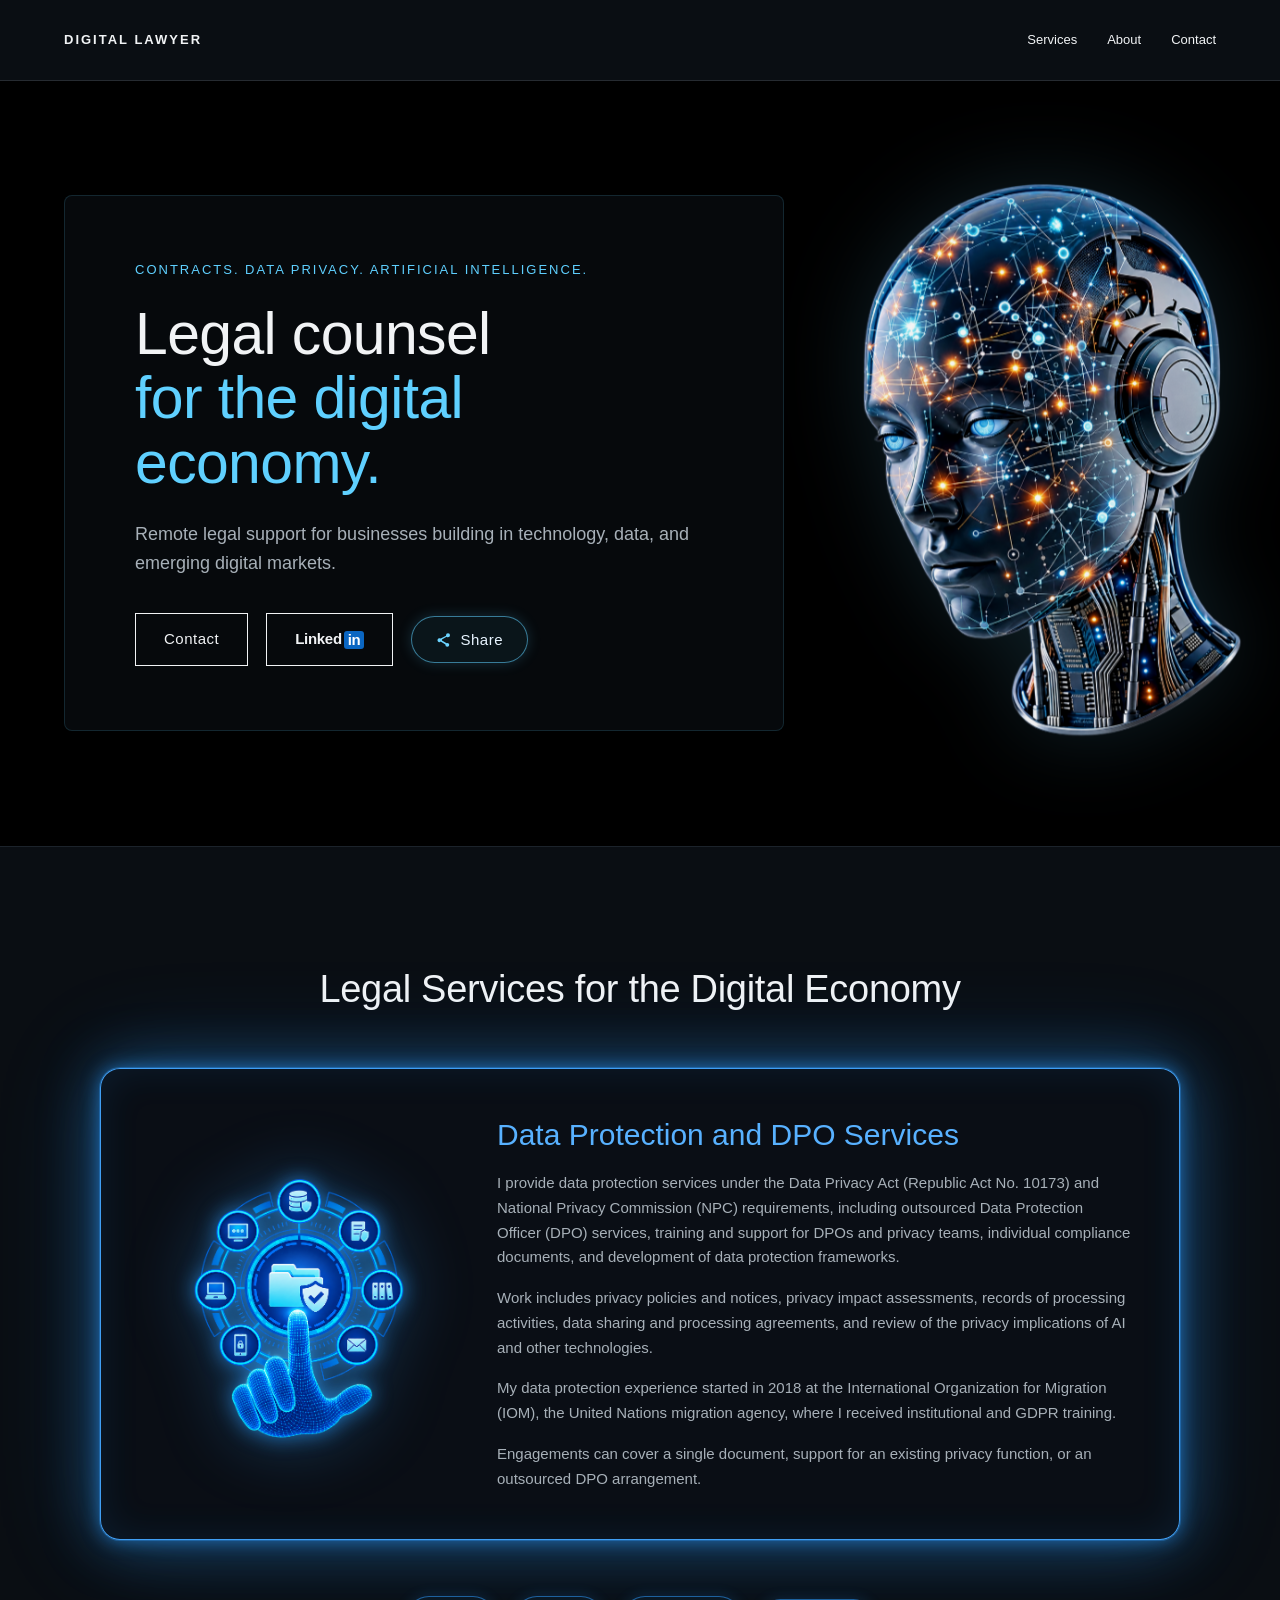
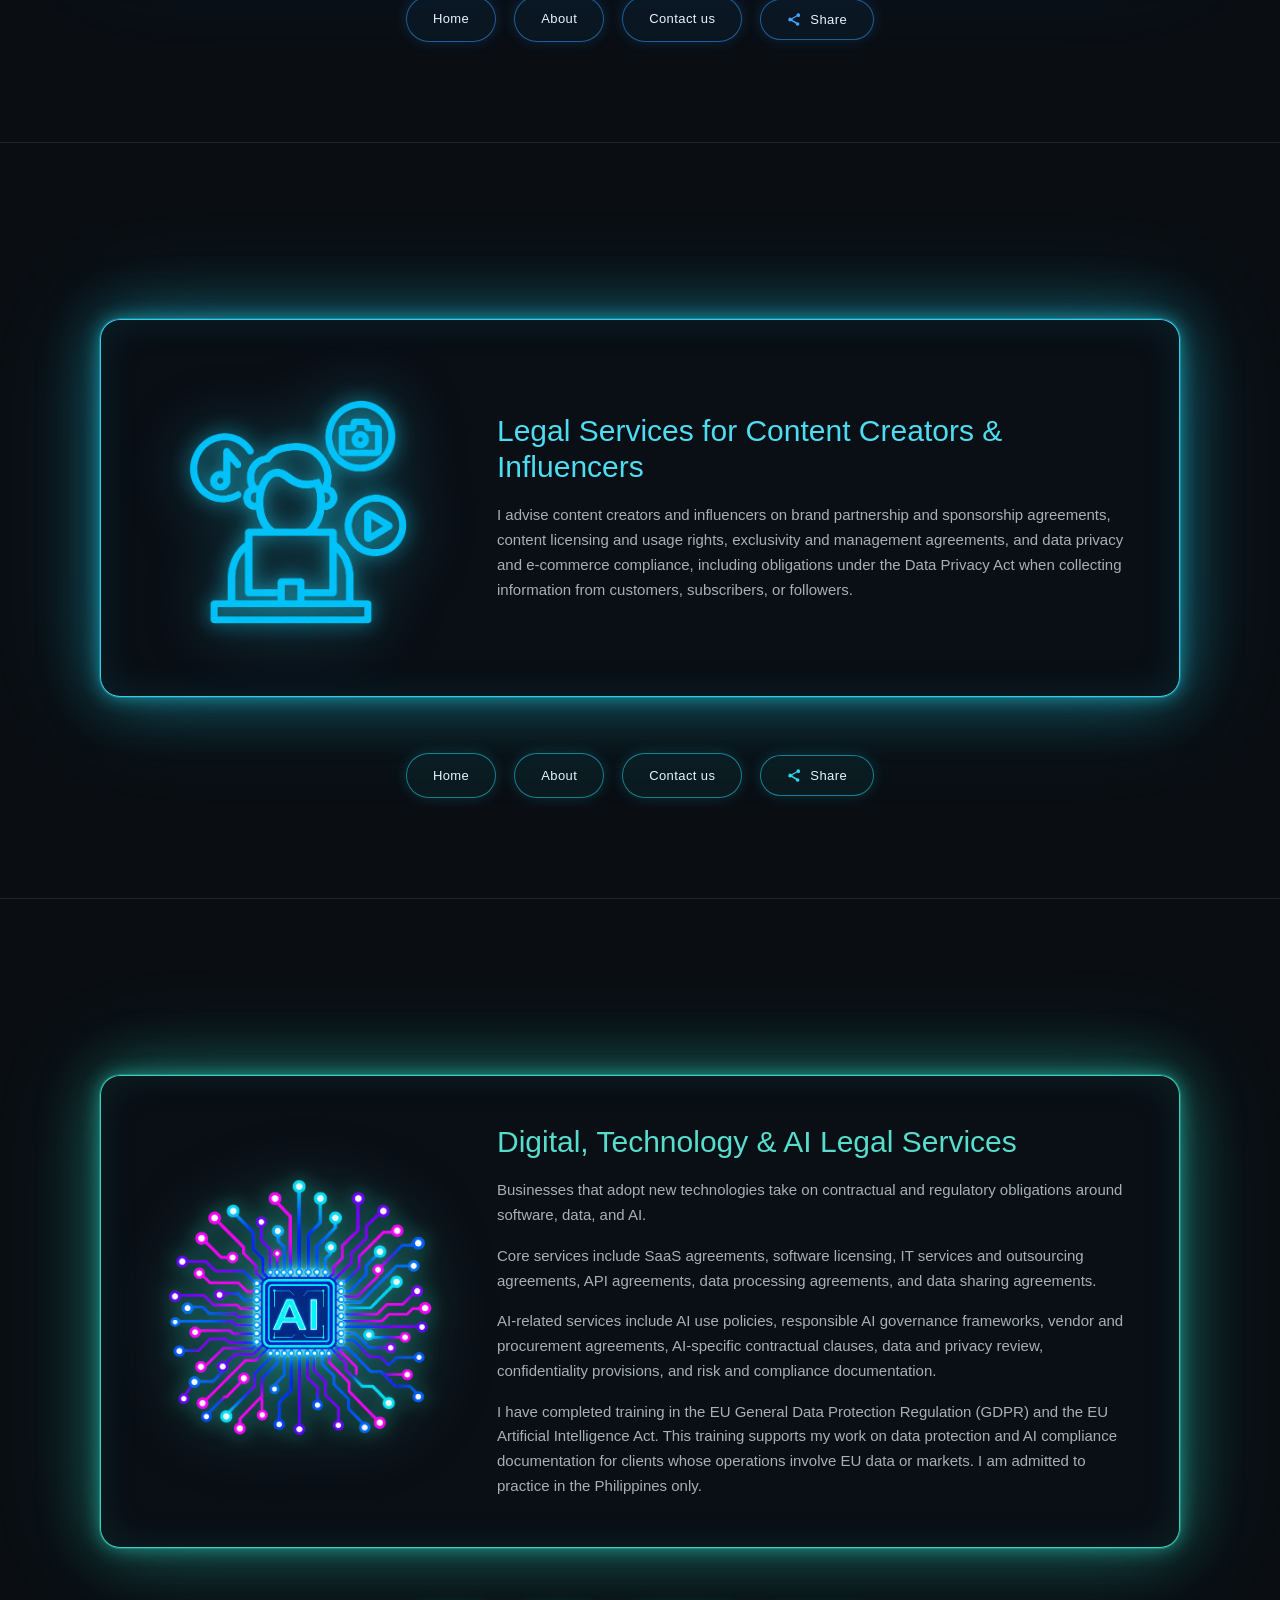
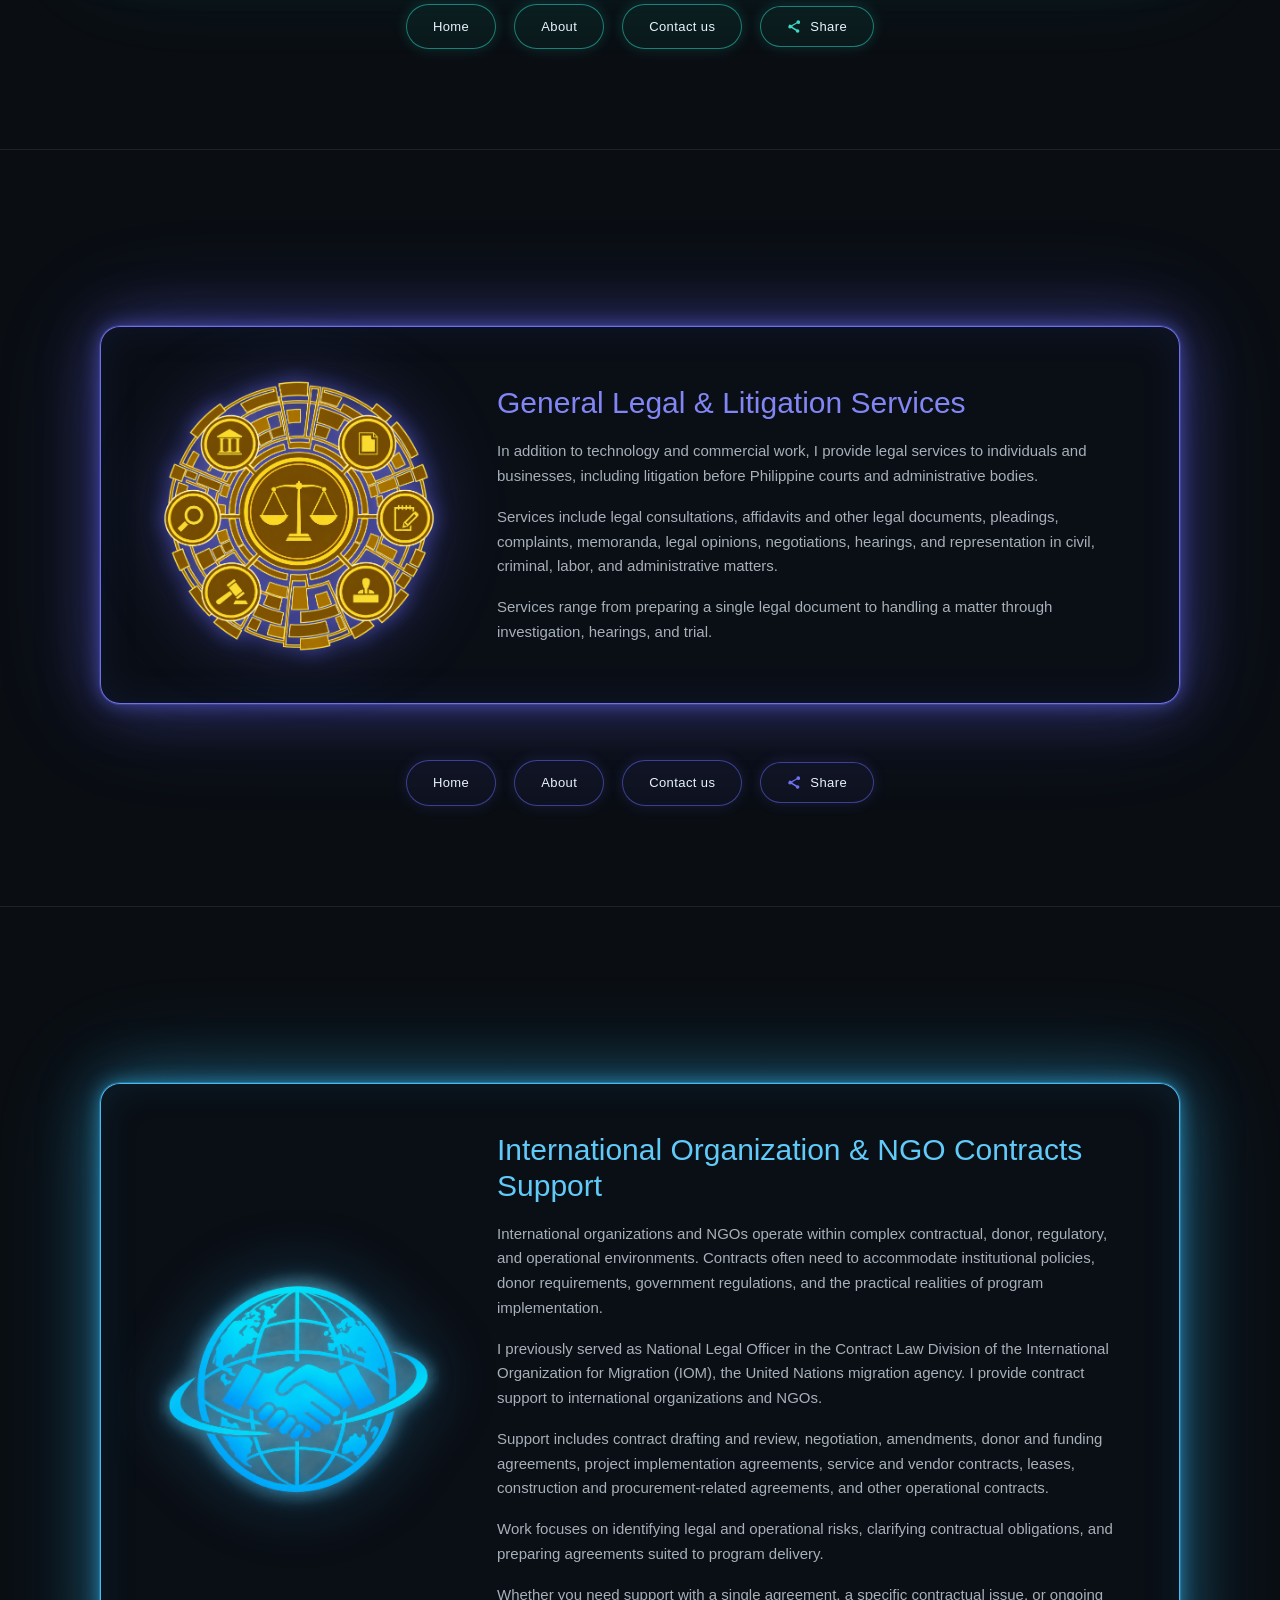
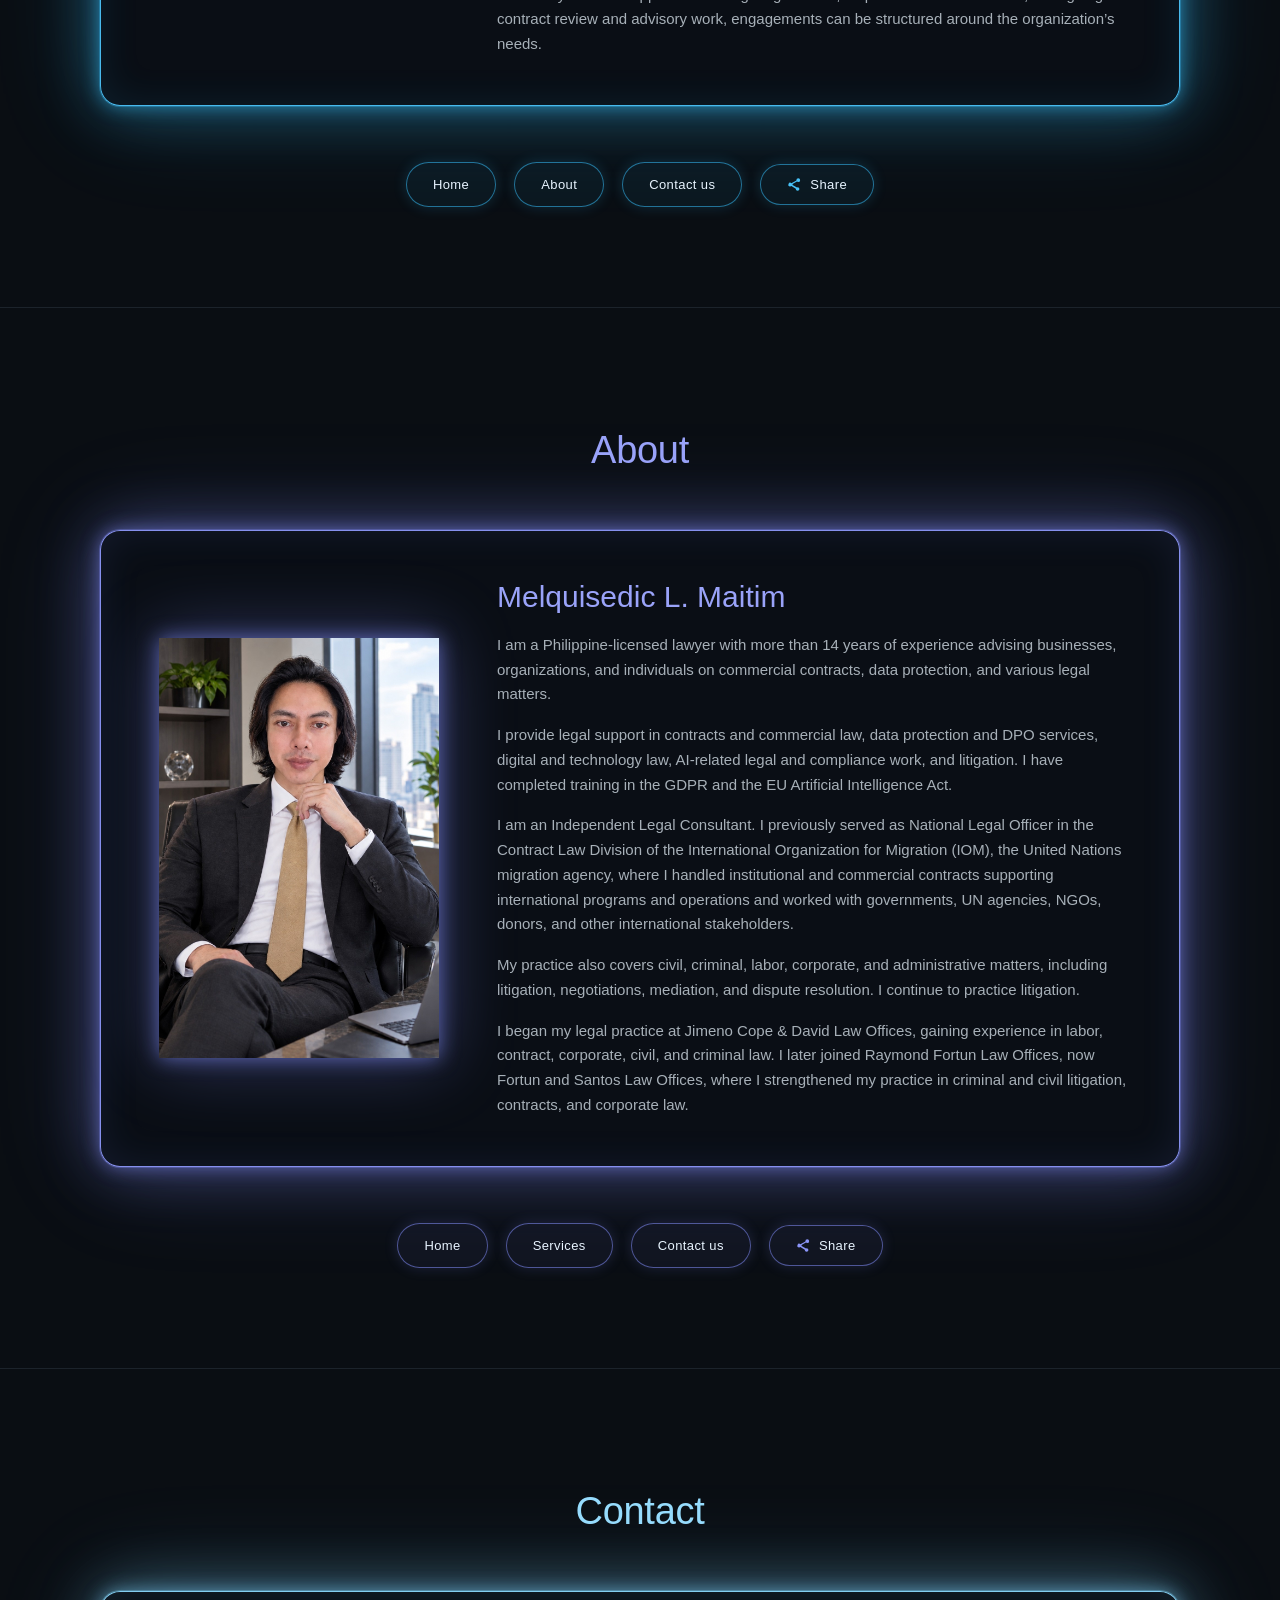
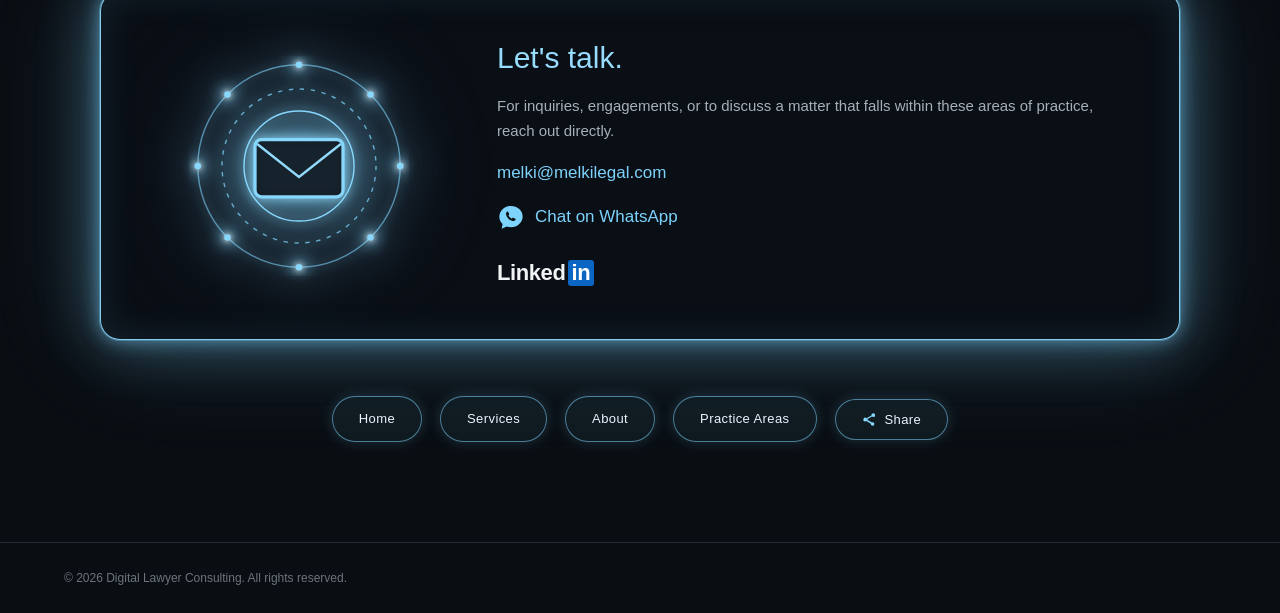
<file: index.html>
<!DOCTYPE html>
<html lang="en">
<head>
    <meta charset="UTF-8">
    <meta name="viewport" content="width=device-width, initial-scale=1.0">
    <title>Digital Lawyer Consulting</title>
    <!-- Social sharing preview (Facebook, LinkedIn, WhatsApp, X) -->
    <meta property="og:type" content="website">
    <meta property="og:url" content="https://www.melkilegal.com/digitallawyerconsulting/">
    <meta property="og:title" content="Digital Lawyer Consulting">
    <meta property="og:image" content="https://www.melkilegal.com/digitallawyerconsulting/assets/1000023570.png">
    <meta property="og:image:type" content="image/png">
    <meta property="og:image:width" content="1733">
    <meta property="og:image:height" content="907">
    <meta property="og:image:alt" content="Melquisedic L. Maitim, Attorney-at-Law">
    <meta name="twitter:card" content="summary_large_image">
    <meta name="twitter:image" content="https://www.melkilegal.com/digitallawyerconsulting/assets/1000023570.png">
    <link rel="stylesheet" href="style.css">
</head>
<body>

    <header>
        <div class="logo">DIGITAL LAWYER</div>
        <nav>
            <a href="#services">Services</a>
            <a href="#about">About</a>
            <a href="#contact">Contact</a>
        </nav>
    </header>

    <section class="hero" id="hero" style="--accent:#5fd0ff;">
        <!-- Layer 0: Background Canvas -->
        <canvas id="network-bg"></canvas>
        <!-- Container positioning the Text Box and Robot Head -->
        <div class="hero-container">
            <!-- Text Box (Layered over canvas to prevent text overlap) -->
            <div class="hero-inner">
                <div class="eyebrow">Contracts. Data Privacy. Artificial Intelligence.</div>
                <h1>Legal counsel <span>for the digital economy.</span></h1>
                <p class="hero-text">
                    Remote legal support for businesses building in technology, data,
                    and emerging digital markets.
                </p>
                <div class="hero-actions">
                    <a href="#contact" class="button">Contact</a>
                    <a href="https://www.linkedin.com/in/melquisedic-maitim-46b44756/" target="_blank" rel="noopener noreferrer" class="button linkedin-btn" aria-label="LinkedIn profile">Linked<span class="li-in">in</span></a>
                    <button class="share-btn" data-share-title="Digital Lawyer Consulting — Legal counsel for the digital economy." data-share-url="#hero">
                        <svg viewBox="0 0 24 24" class="share-icon" aria-hidden="true"><path d="M18 16.08c-.76 0-1.44.3-1.96.77L8.91 12.7c.05-.23.09-.46.09-.7s-.04-.47-.09-.7l7.05-4.11c.54.5 1.25.81 2.04.81a3 3 0 1 0-3-3c0 .24.04.47.09.7L7.04 9.81A3 3 0 1 0 5 15.2c.76 0 1.44-.3 1.96-.77l7.15 4.19c-.05.21-.08.43-.08.65a2.92 2.92 0 1 0 2.92-2.92z"/></svg>
                        <span class="share-label">Share</span>
                    </button>
                </div>
            </div>

            <!-- Robot Head Image (Scales to 1/3+ screen width on the right) -->
            <div class="hero-robot-wrapper">
                <img
                    src="assets/robot-head.png"
                    alt="Futuristic AI robot head profile"
                    class="hero-robot-img"
                >
            </div>
        </div>
    </section>

    <!-- ============================================================
         PAGE 2 — Focused legal services
         Replaces the earlier placeholder services section. Four flat
         columns divided by hairlines (not cards), each grouped into
         sub-clusters of related services, closing on a footer CTA.
         ============================================================ -->
    <section class="service-page" id="services" style="--accent:#2e9dff;">
        <canvas class="service-bg"></canvas>
        <div class="service-head">
            <h2>Legal Services for the Digital Economy</h2>
        </div>

        <div class="service-card">
            <div class="service-card-visual">
                <img src="assets/dpo-logo.png" alt="Data protection and DPO services icon" class="service-visual-img">
            </div>

            <div class="service-card-text">
                <h3>Data Protection and DPO Services</h3>

                <p>
                    I provide data protection services under the Data Privacy Act (Republic Act No. 10173) and National Privacy Commission (NPC) requirements, including outsourced Data Protection Officer (DPO) services, training and support for DPOs and privacy teams, individual compliance documents, and development of data protection frameworks.
                </p>

                <p>
                    Work includes privacy policies and notices, privacy impact assessments, records of processing activities, data sharing and processing agreements, and review of the privacy implications of AI and other technologies.
                </p>

                <p>
                    My data protection experience started in 2018 at the International Organization for Migration (IOM), the United Nations migration agency, where I received institutional and GDPR training.
                </p>

                <p>
                    Engagements can cover a single document, support for an existing privacy function, or an outsourced DPO arrangement.
                </p>
            </div>
        </div>

        <nav class="service-nav">
            <a href="https://www.melkilegal.com" class="pill">Home</a>
            <a href="#about" class="pill">About</a>
            <a href="#contact" class="pill">Contact us</a>
            <button class="share-btn" data-share-title="Legal Services for the Digital Economy — Digital Lawyer Consulting" data-share-url="#services">
                <svg viewBox="0 0 24 24" class="share-icon" aria-hidden="true"><path d="M18 16.08c-.76 0-1.44.3-1.96.77L8.91 12.7c.05-.23.09-.46.09-.7s-.04-.47-.09-.7l7.05-4.11c.54.5 1.25.81 2.04.81a3 3 0 1 0-3-3c0 .24.04.47.09.7L7.04 9.81A3 3 0 1 0 5 15.2c.76 0 1.44-.3 1.96-.77l7.15 4.19c-.05.21-.08.43-.08.65a2.92 2.92 0 1 0 2.92-2.92z"/></svg>
                <span class="share-label">Share</span>
            </button>
        </nav>
    </section>

    <section class="service-page" id="content-creators" style="--accent:#22d3ee;">
        <canvas class="service-bg"></canvas>
        <div class="service-head">
            
        </div>

        <div class="service-card">
            <div class="service-card-visual">
                <img src="assets/creators-logo.png" alt="Legal support for content creators and influencers icon" class="service-visual-img">
            </div>

            <div class="service-card-text">
                <h3>Legal Services for Content Creators &amp; Influencers</h3>

                <p>
                    I advise content creators and influencers on brand partnership and sponsorship agreements, content licensing and usage rights, exclusivity and management agreements, and data privacy and e-commerce compliance, including obligations under the Data Privacy Act when collecting information from customers, subscribers, or followers.
                </p>
            </div>
        </div>

        <nav class="service-nav">
            <a href="https://www.melkilegal.com" class="pill">Home</a>
            <a href="#about" class="pill">About</a>
            <a href="#contact" class="pill">Contact us</a>
            <button class="share-btn" data-share-title="Legal Services for Content Creators & Influencers — Digital Lawyer Consulting" data-share-url="#content-creators">
                <svg viewBox="0 0 24 24" class="share-icon" aria-hidden="true"><path d="M18 16.08c-.76 0-1.44.3-1.96.77L8.91 12.7c.05-.23.09-.46.09-.7s-.04-.47-.09-.7l7.05-4.11c.54.5 1.25.81 2.04.81a3 3 0 1 0-3-3c0 .24.04.47.09.7L7.04 9.81A3 3 0 1 0 5 15.2c.76 0 1.44-.3 1.96-.77l7.15 4.19c-.05.21-.08.43-.08.65a2.92 2.92 0 1 0 2.92-2.92z"/></svg>
                <span class="share-label">Share</span>
            </button>
        </nav>
    </section>

    <section class="service-page" id="digital-tech-ai" style="--accent:#2dd4bf;">
        <canvas class="service-bg"></canvas>
        <div class="service-head">
           
        </div>

        <div class="service-card">
            <div class="service-card-visual">
                <img src="assets/ai-logo.png" alt="Digital, technology and AI legal services icon" class="service-visual-img">
            </div>

            <div class="service-card-text">
                <h3>Digital, Technology &amp; AI Legal Services</h3>

                <p>
                    Businesses that adopt new technologies take on contractual and regulatory obligations around software, data, and AI.
                </p>

                <p>
                    Core services include SaaS agreements, software licensing, IT services and outsourcing agreements, API agreements, data processing agreements, and data sharing agreements.
                </p>

                <p>
                    AI-related services include AI use policies, responsible AI governance frameworks, vendor and procurement agreements, AI-specific contractual clauses, data and privacy review, confidentiality provisions, and risk and compliance documentation.
                </p>

                <p>
                    I have completed training in the EU General Data Protection Regulation (GDPR) and the EU Artificial Intelligence Act. This training supports my work on data protection and AI compliance documentation for clients whose operations involve EU data or markets. I am admitted to practice in the Philippines only.
                </p>
            </div>
        </div>

        <nav class="service-nav">
            <a href="https://www.melkilegal.com" class="pill">Home</a>
            <a href="#about" class="pill">About</a>
            <a href="#contact" class="pill">Contact us</a>
            <button class="share-btn" data-share-title="Digital, Technology & AI Legal Services — Digital Lawyer Consulting" data-share-url="#digital-tech-ai">
                <svg viewBox="0 0 24 24" class="share-icon" aria-hidden="true"><path d="M18 16.08c-.76 0-1.44.3-1.96.77L8.91 12.7c.05-.23.09-.46.09-.7s-.04-.47-.09-.7l7.05-4.11c.54.5 1.25.81 2.04.81a3 3 0 1 0-3-3c0 .24.04.47.09.7L7.04 9.81A3 3 0 1 0 5 15.2c.76 0 1.44-.3 1.96-.77l7.15 4.19c-.05.21-.08.43-.08.65a2.92 2.92 0 1 0 2.92-2.92z"/></svg>
                <span class="share-label">Share</span>
            </button>
        </nav>
    </section>

    <section class="service-page" id="general-legal" style="--accent:#6366f1;">
        <canvas class="service-bg"></canvas>
        <div class="service-head">
           
        </div>

        <div class="service-card">
            <div class="service-card-visual">
                <img src="assets/litigation-logo.png" alt="General legal and litigation services icon" class="service-visual-img">
            </div>

            <div class="service-card-text">
                <h3>General Legal &amp; Litigation Services</h3>

                <p>
                    In addition to technology and commercial work, I provide legal services to individuals and businesses, including litigation before Philippine courts and administrative bodies.
                </p>

                <p>
                    Services include legal consultations, affidavits and other legal documents, pleadings, complaints, memoranda, legal opinions, negotiations, hearings, and representation in civil, criminal, labor, and administrative matters.
                </p>

                <p>
                    Services range from preparing a single legal document to handling a matter through investigation, hearings, and trial.
                </p>
            </div>
        </div>

        <nav class="service-nav">
            <a href="https://www.melkilegal.com" class="pill">Home</a>
            <a href="#about" class="pill">About</a>
            <a href="#contact" class="pill">Contact us</a>
            <button class="share-btn" data-share-title="General Legal & Litigation Services — Digital Lawyer Consulting" data-share-url="#general-legal">
                <svg viewBox="0 0 24 24" class="share-icon" aria-hidden="true"><path d="M18 16.08c-.76 0-1.44.3-1.96.77L8.91 12.7c.05-.23.09-.46.09-.7s-.04-.47-.09-.7l7.05-4.11c.54.5 1.25.81 2.04.81a3 3 0 1 0-3-3c0 .24.04.47.09.7L7.04 9.81A3 3 0 1 0 5 15.2c.76 0 1.44-.3 1.96-.77l7.15 4.19c-.05.21-.08.43-.08.65a2.92 2.92 0 1 0 2.92-2.92z"/></svg>
                <span class="share-label">Share</span>
            </button>
        </nav>
    </section>

    <section class="service-page" id="ngo-contracts" style="--accent:#38bdf8;">
        <canvas class="service-bg"></canvas>
        <div class="service-head">
           
        </div>

        <div class="service-card">
            <div class="service-card-visual">
                <img src="assets/ngo-logo.png" alt="International organization and NGO contracts support icon" class="service-visual-img">
            </div>

            <div class="service-card-text">
                <h3>International Organization &amp; NGO Contracts Support</h3>

                <p>
                    International organizations and NGOs operate within complex contractual, donor, regulatory, and operational environments. Contracts often need to accommodate institutional policies, donor requirements, government regulations, and the practical realities of program implementation.
                </p>

                <p>
                    I previously served as National Legal Officer in the Contract Law Division of the International Organization for Migration (IOM), the United Nations migration agency. I provide contract support to international organizations and NGOs.
                </p>

                <p>
                    Support includes contract drafting and review, negotiation, amendments, donor and funding agreements, project implementation agreements, service and vendor contracts, leases, construction and procurement-related agreements, and other operational contracts.
                </p>

                <p>
                    Work focuses on identifying legal and operational risks, clarifying contractual obligations, and preparing agreements suited to program delivery.
                </p>

                <p>
                    Whether you need support with a single agreement, a specific contractual issue, or ongoing contract review and advisory work, engagements can be structured around the organization&rsquo;s needs.
                </p>
            </div>
        </div>

        <nav class="service-nav">
            <a href="https://www.melkilegal.com" class="pill">Home</a>
            <a href="#about" class="pill">About</a>
            <a href="#contact" class="pill">Contact us</a>
            <button class="share-btn" data-share-title="International Organization & NGO Contracts Support — Digital Lawyer Consulting" data-share-url="#ngo-contracts">
                <svg viewBox="0 0 24 24" class="share-icon" aria-hidden="true"><path d="M18 16.08c-.76 0-1.44.3-1.96.77L8.91 12.7c.05-.23.09-.46.09-.7s-.04-.47-.09-.7l7.05-4.11c.54.5 1.25.81 2.04.81a3 3 0 1 0-3-3c0 .24.04.47.09.7L7.04 9.81A3 3 0 1 0 5 15.2c.76 0 1.44-.3 1.96-.77l7.15 4.19c-.05.21-.08.43-.08.65a2.92 2.92 0 1 0 2.92-2.92z"/></svg>
                <span class="share-label">Share</span>
            </button>
        </nav>
    </section>

    <section class="service-page" id="about" style="--accent:#818cf8;">
        <canvas class="service-bg"></canvas>
        <div class="service-head">
            <h2>About</h2>
        </div>

        <div class="service-card">
            <div class="service-card-visual">
                <img src="assets/about-image.jpeg" alt="Melquisedic L. Maitim" class="service-visual-img">
            </div>

            <div class="service-card-text">
                <h3>Melquisedic L. Maitim</h3>

                <p>
                    I am a Philippine-licensed lawyer with more than 14 years of experience advising businesses, organizations, and individuals on commercial contracts, data protection, and various legal matters.
                </p>

                <p>
                    I provide legal support in contracts and commercial law, data protection and DPO services, digital and technology law, AI-related legal and compliance work, and litigation. I have completed training in the GDPR and the EU Artificial Intelligence Act.
                </p>

                <p>
                    I am an Independent Legal Consultant. I previously served as National Legal Officer in the Contract Law Division of the International Organization for Migration (IOM), the United Nations migration agency, where I handled institutional and commercial contracts supporting international programs and operations and worked with governments, UN agencies, NGOs, donors, and other international stakeholders.
                </p>

                <p>
                    My practice also covers civil, criminal, labor, corporate, and administrative matters, including litigation, negotiations, mediation, and dispute resolution. I continue to practice litigation.
                </p>

                <p>
                    I began my legal practice at Jimeno Cope &amp; David Law Offices, gaining experience in labor, contract, corporate, civil, and criminal law. I later joined Raymond Fortun Law Offices, now Fortun and Santos Law Offices, where I strengthened my practice in criminal and civil litigation, contracts, and corporate law.
                </p>
            </div>
        </div>

        <nav class="service-nav">
            <a href="https://www.melkilegal.com" class="pill">Home</a>
            <a href="#services" class="pill">Services</a>
            <a href="#contact" class="pill">Contact us</a>
            <button class="share-btn" data-share-title="About Melquisedic L. Maitim — Digital Lawyer Consulting" data-share-url="#about">
                <svg viewBox="0 0 24 24" class="share-icon" aria-hidden="true"><path d="M18 16.08c-.76 0-1.44.3-1.96.77L8.91 12.7c.05-.23.09-.46.09-.7s-.04-.47-.09-.7l7.05-4.11c.54.5 1.25.81 2.04.81a3 3 0 1 0-3-3c0 .24.04.47.09.7L7.04 9.81A3 3 0 1 0 5 15.2c.76 0 1.44-.3 1.96-.77l7.15 4.19c-.05.21-.08.43-.08.65a2.92 2.92 0 1 0 2.92-2.92z"/></svg>
                <span class="share-label">Share</span>
            </button>
        </nav>
    </section>


    <section class="service-page" id="contact" style="--accent:#7dd3fc;">
        <canvas class="service-bg"></canvas>
        <div class="service-head">
            <h2>Contact</h2>
        </div>

        <div class="service-card">
            <div class="service-card-visual" aria-hidden="true">
                <svg viewBox="0 0 200 200" class="service-svg">
                    <circle class="ring ring-outer" cx="100" cy="100" r="92"></circle>
                    <circle class="ring ring-mid" cx="100" cy="100" r="70"></circle>
                    <circle class="ring ring-inner" cx="100" cy="100" r="50"></circle>

                    <g class="orbit-nodes">
                        <circle cx="100" cy="8" r="3"></circle>
                        <circle cx="165" cy="35" r="3"></circle>
                        <circle cx="192" cy="100" r="3"></circle>
                        <circle cx="165" cy="165" r="3"></circle>
                        <circle cx="100" cy="192" r="3"></circle>
                        <circle cx="35" cy="165" r="3"></circle>
                        <circle cx="8" cy="100" r="3"></circle>
                        <circle cx="35" cy="35" r="3"></circle>
                    </g>

                    <g class="glyph">
                        <rect x="60" y="76" width="80" height="52" rx="6" class="glyph-fill-dark glyph-stroke"></rect>
                        <path d="M62 80 l38 30 l38 -30" class="glyph-thin"></path>
                    </g>
                </svg>
            </div>

            <div class="service-card-text">
                <h3>Let's talk.</h3>

                <p>
                    For inquiries, engagements, or to discuss a matter that
                    falls within these areas of practice, reach out directly.
                </p>

                <p>
                    <a href="mailto:melki@melkilegal.com" class="contact-email">melki@melkilegal.com</a>
                </p>

                <p>
                    <a href="https://wa.me/639603079607" target="_blank" rel="noopener noreferrer" class="contact-email contact-wa" aria-label="Chat with Melquisedic on WhatsApp">
                        <svg viewBox="0 0 24 24" class="wa-icon" aria-hidden="true"><path d="M12 2.5C6.5 2.5 2 6.6 2 11.7c0 2.4 1 4.6 2.8 6.2L4 22l4.4-1.9c1.1.4 2.3.6 3.6.6 5.5 0 10-4.1 10-9.2S17.5 2.5 12 2.5z"/><path class="wa-handset" d="M8.6 7.6c.3-.3.8-.3 1 .1l.8 1.6c.1.3.1.6-.1.8l-.5.6c.6 1.2 1.6 2.1 2.8 2.7l.6-.6c.2-.2.5-.3.8-.1l1.6.8c.4.2.5.7.2 1-.6.8-1.5 1.1-2.4.9-2.9-.7-5-2.9-5.6-5.6-.2-.9.1-1.8.8-2.2z"/></svg>
                        <span>Chat on WhatsApp</span>
                    </a>
                </p>

                <p>
                    <a href="https://www.linkedin.com/in/melquisedic-maitim-46b44756/" target="_blank" rel="noopener noreferrer" class="linkedin-logo" aria-label="LinkedIn profile">Linked<span class="li-in">in</span></a>
                </p>
            </div>
        </div>

        <nav class="service-nav">
            <a href="https://www.melkilegal.com/#hero" class="pill">Home</a>
            <a href="#hero" class="pill">Services</a>
            <a href="#about" class="pill">About</a>
            <a href="https://www.melkilegal.com/#practice" class="pill">Practice Areas</a>
            <button class="share-btn" data-share-title="Contact — Digital Lawyer Consulting" data-share-url="#contact">
                <svg viewBox="0 0 24 24" class="share-icon" aria-hidden="true"><path d="M18 16.08c-.76 0-1.44.3-1.96.77L8.91 12.7c.05-.23.09-.46.09-.7s-.04-.47-.09-.7l7.05-4.11c.54.5 1.25.81 2.04.81a3 3 0 1 0-3-3c0 .24.04.47.09.7L7.04 9.81A3 3 0 1 0 5 15.2c.76 0 1.44-.3 1.96-.77l7.15 4.19c-.05.21-.08.43-.08.65a2.92 2.92 0 1 0 2.92-2.92z"/></svg>
                <span class="share-label">Share</span>
            </button>
        </nav>
    </section>

    <footer>
        &copy; 2026 Digital Lawyer Consulting. All rights reserved.
    </footer>

    <script src="script.js"></script>
    <script src="offerings-bg.js"></script>
    <script src="share.js"></script>
</body>
</html>
</file>
<file: style.css>
/* =========================
   RESET & SMOOTH SCROLLING
   ========================= */

* {
    margin: 0;
    padding: 0;
    box-sizing: border-box;
}

html {
    scroll-behavior: smooth;
}

body {
    font-family: Arial, Helvetica, sans-serif;
    background: #0a0e13;
    color: #f1f3f5;
    line-height: 1.5;
    overflow-x: hidden;
}

/* =========================
   HERO & NETWORK BACKGROUND
   ========================= */

.hero {
    position: relative;
    min-height: 85vh;
    display: flex;
    align-items: center;
    justify-content: space-between;
    padding: 0 0 0 5vw;
    background: #0a0e13;
    overflow: hidden;
}

/* Layer 0: Background Canvas */
#network-bg {
    position: absolute;
    top: 0;
    left: 0;
    width: 100%;
    height: 100%;
    z-index: 0;
    pointer-events: auto;
    will-change: transform;
}

/* Main Layout Wrapper */
.hero-container {
    position: relative;
    z-index: 2;
    display: flex;
    align-items: center;
    justify-content: space-between;
    width: 100%;
    height: 100%;
}

/* ========== HERO TEXT BOX – LARGE TO MATCH RED OUTLINE ========== */
.hero-inner {
    flex: 0 0 auto;
    width: 48vw;
    max-width: 860px;
    min-width: 720px;
    min-height: 480px;
    padding: 64px 70px;
    background: rgba(10, 14, 19, 0.65);
    backdrop-filter: blur(8px);
    -webkit-backdrop-filter: blur(8px);
    border: 1px solid rgba(95, 208, 255, 0.15);
    border-radius: 8px;
    box-shadow: 0 10px 30px rgba(0, 0, 0, 0.5);
    margin: 20px 0;
    display: flex;
    flex-direction: column;
    justify-content: center;
}

/* Robot Head */
.hero-robot-wrapper {
    flex: 0 0 42vw;
    height: 85vh;
    display: flex;
    justify-content: flex-end;
    align-items: center;
    overflow: hidden;
}

.hero-robot-img {
    width: 100%;
    height: 100%;
    object-fit: contain;
    object-position: 80% center;
    transform: scale(1.08) translateX(-2%);
    pointer-events: none;
    user-select: none;
    will-change: transform;
    filter: saturate(0.9) brightness(0.95) contrast(1.05) drop-shadow(0 0 40px rgba(95, 208, 255, 0.15));
    mix-blend-mode: screen;
    -webkit-mask-image: radial-gradient(ellipse 75% 85% at 55% 50%, #000 60%, transparent 100%);
            mask-image: radial-gradient(ellipse 75% 85% at 55% 50%, #000 60%, transparent 100%);
}

/* =========================
   HEADER
   ========================= */

header {
    display: flex;
    justify-content: space-between;
    align-items: center;
    padding: 30px 5vw;
    border-bottom: 1px solid #262b31;
    background: #0a0e13;
    position: relative;
    z-index: 10;
}

.logo {
    font-size: 13px;
    font-weight: 700;
    letter-spacing: 2px;
    color: #f1f3f5;
}

nav {
    display: flex;
    gap: 30px;
}

nav a {
    color: #f1f3f5;
    text-decoration: none;
    font-size: 13px;
}

nav a:hover {
    color: #5fd0ff;
}

/* =========================
   HERO TYPOGRAPHY (LARGER)
   ========================= */

.eyebrow {
    font-size: 13px;
    letter-spacing: 2px;
    text-transform: uppercase;
    margin-bottom: 22px;
    color: #5fd0ff;
}

.hero h1 {
    font-size: clamp(40px, 4.6vw, 64px);
    line-height: 1.1;
    letter-spacing: -0.6px;
    font-weight: 500;
    color: #f1f3f5;
}

.hero h1 span {
    display: block;
    color: #5fd0ff;
}

.hero-text {
    margin-top: 24px;
    font-size: 18px;
    line-height: 1.6;
    color: #a7b0b8;
    max-width: 560px;
}

.button {
    display: inline-block;
    width: fit-content;
    padding: 14px 28px;
    border: 1px solid #f1f3f5;
    color: #f1f3f5;
    text-decoration: none;
    font-size: 15px;
    letter-spacing: 0.5px;
    transition: all 0.3s ease;
}

.button:hover {
    background: #46ff8c;
    border-color: #46ff8c;
    color: #0a0e13;
}

/* --- row holding the primary CTA and the share button together,
   so both sit on the same baseline at the same height --- */
.hero-actions {
    display: flex;
    align-items: center;
    gap: 18px;
    margin-top: 36px;
    flex-wrap: wrap;
}

.hero-actions .share-btn {
    padding: 14px 24px;
    font-size: 15px;
    letter-spacing: 0.5px;
}

.hero-actions .share-icon {
    width: 16px;
    height: 16px;
}

/* =========================
   SERVICE PAGES
   One reusable template for every "page": a left-aligned heading, a
   single glowing card (abstract icon + prose), and a pill nav row —
   used for the service pages, About, and Contact alike. Each section
   sets its own --accent custom property inline, so the same rules
   below produce a different color per page without duplicating CSS.
   ========================= */

.service-page {
    position: relative;
    padding: 120px 5vw 100px;
    background: #0a0e13;
    border-top: 1px solid #1c232b;
    overflow: hidden;
}

.service-bg {
    position: absolute;
    top: 0;
    left: 0;
    width: 100%;
    height: 100%;
    z-index: 0;
    pointer-events: none;
}

.service-head,
.service-card,
.service-nav {
    position: relative;
    z-index: 1;
}

.service-head {
    max-width: 900px;
    margin: 0 auto 56px;
    text-align: center;
}

.service-head h2 {
    font-size: clamp(24px, 3vw, 38px);
    line-height: 1.2;
    font-weight: 500;
    letter-spacing: -0.3px;
    color: color-mix(in srgb, var(--accent) 80%, white 20%);
}

#services .service-head h2 {
    color: #f1f3f5;
}

/* --- the glow card, colored by --accent --- */
.service-card {
    max-width: 1080px;
    margin: 0 auto;
    display: grid;
    grid-template-columns: 300px 1fr;
    gap: 48px;
    align-items: center;
    padding: 48px;
    border-radius: 20px;
    background: rgba(10, 16, 24, 0.6);
    border: 1.5px solid color-mix(in srgb, var(--accent) 85%, white 10%);
    box-shadow:
        0 0 0 1px color-mix(in srgb, var(--accent) 30%, transparent),
        0 0 18px color-mix(in srgb, var(--accent) 55%, transparent),
        0 0 60px color-mix(in srgb, var(--accent) 40%, transparent),
        0 0 110px color-mix(in srgb, var(--accent) 20%, transparent),
        inset 0 0 40px color-mix(in srgb, var(--accent) 10%, transparent);
}

.service-card-visual {
    display: flex;
    align-items: center;
    justify-content: center;
}

.service-svg {
    width: 100%;
    max-width: 220px;
    height: auto;
    filter:
        drop-shadow(0 0 6px color-mix(in srgb, var(--accent) 85%, white 15%))
        drop-shadow(0 0 22px color-mix(in srgb, var(--accent) 70%, transparent))
        drop-shadow(0 0 46px color-mix(in srgb, var(--accent) 40%, transparent));
}

.service-visual-img {
    width: 100%;
    max-width: 280px;
    height: auto;
    filter:
        drop-shadow(0 0 10px color-mix(in srgb, var(--accent) 65%, transparent))
        drop-shadow(0 0 34px color-mix(in srgb, var(--accent) 35%, transparent));
}

.service-svg .ring {
    fill: none;
    stroke: color-mix(in srgb, var(--accent) 60%, transparent);
    stroke-width: 1.3;
}

.service-svg .ring-mid {
    stroke: color-mix(in srgb, var(--accent) 75%, transparent);
    stroke-dasharray: 4 6;
}

.service-svg .ring-inner {
    stroke: color-mix(in srgb, var(--accent) 92%, white 8%);
}

.service-svg .orbit-nodes circle {
    fill: color-mix(in srgb, var(--accent) 90%, white 10%);
    filter: drop-shadow(0 0 3px white) drop-shadow(0 0 8px var(--accent));
}

.service-svg .glyph-fill {
    fill: color-mix(in srgb, var(--accent) 20%, transparent);
}

.service-svg .glyph-fill-dark {
    fill: rgba(10, 16, 24, 0.9);
}

.service-svg .glyph-stroke {
    stroke: color-mix(in srgb, var(--accent) 92%, white 8%);
    stroke-width: 3;
    stroke-linejoin: round;
    stroke-linecap: round;
}

.service-svg .glyph-thin {
    fill: none;
    stroke: color-mix(in srgb, var(--accent) 85%, white 15%);
    stroke-width: 2.2;
}

.service-svg .glyph-pin {
    fill: none;
    stroke: color-mix(in srgb, var(--accent) 92%, white 8%);
    stroke-width: 3;
    stroke-linecap: round;
}

.service-svg .glyph-dot {
    fill: color-mix(in srgb, var(--accent) 70%, white 30%);
}

.service-card-text h3 {
    font-size: clamp(22px, 2.6vw, 30px);
    font-weight: 500;
    line-height: 1.2;
    color: color-mix(in srgb, var(--accent) 80%, white 20%);
    margin-bottom: 18px;
}

.service-card-text p {
    font-size: 15px;
    line-height: 1.65;
    color: #a7b0b8;
    margin-bottom: 16px;
}

.service-card-text p:last-child {
    margin-bottom: 0;
}

.contact-email {
    color: var(--accent);
    font-size: 17px;
    font-weight: 500;
    text-decoration: none;
}

.contact-email:hover {
    text-decoration: underline;
}

/* --- pill nav closing each page --- */
.service-nav {
    display: flex;
    justify-content: center;
    align-items: center;
    gap: 18px;
    margin-top: 56px;
    flex-wrap: wrap;
}

.pill {
    display: inline-block;
    padding: 12px 26px;
    border: 1px solid color-mix(in srgb, var(--accent) 55%, transparent);
    border-radius: 999px;
    color: #e8f4ff;
    text-decoration: none;
    font-size: 13px;
    letter-spacing: 0.4px;
    background: color-mix(in srgb, var(--accent) 6%, transparent);
    box-shadow: 0 0 14px color-mix(in srgb, var(--accent) 18%, transparent);
    transition: all 0.25s ease;
}

.pill:hover {
    background: color-mix(in srgb, var(--accent) 16%, transparent);
    box-shadow: 0 0 20px color-mix(in srgb, var(--accent) 40%, transparent);
}

/* --- share button — now an inline control that sits alongside the
   "Book a call" button in the hero, and alongside the pills in each
   service-page nav, matching their height and vertical alignment
   rather than floating in a corner --- */
.share-btn {
    display: inline-flex;
    align-items: center;
    gap: 8px;
    padding: 12px 26px;
    border: 1px solid color-mix(in srgb, var(--accent) 55%, transparent);
    border-radius: 999px;
    background: color-mix(in srgb, var(--accent) 6%, transparent);
    color: #e8f4ff;
    font-family: inherit;
    font-size: 13px;
    letter-spacing: 0.4px;
    cursor: pointer;
    box-shadow: 0 0 14px color-mix(in srgb, var(--accent) 18%, transparent);
    transition: all 0.25s ease;
}

.share-btn:hover {
    background: color-mix(in srgb, var(--accent) 16%, transparent);
    box-shadow: 0 0 20px color-mix(in srgb, var(--accent) 40%, transparent);
}

.share-btn:disabled {
    cursor: default;
    opacity: 0.85;
}

.share-icon {
    width: 15px;
    height: 15px;
    fill: color-mix(in srgb, var(--accent) 92%, white 8%);
    flex-shrink: 0;
}

/* inside the pill nav, match the pills exactly so the row reads as
   one consistent set of buttons */
.service-nav .share-btn {
    padding: 12px 26px;
    font-size: 13px;
}

@media (max-width: 700px) {
    .share-btn {
        padding: 10px 20px;
        font-size: 12px;
    }
}

/* =========================
   FOOTER
   ========================= */

footer {
    padding: 26px 5vw;
    border-top: 1px solid #262b31;
    color: #6b747c;
    font-size: 12px;
    background: #0a0e13;
}

/* =========================
   MOBILE RESPONSIVENESS
   ========================= */

@media (max-width: 1000px) {
    .service-card {
        grid-template-columns: 1fr;
        text-align: center;
        padding: 40px 32px;
    }

    .service-card-visual {
        margin-bottom: 8px;
    }

    .service-svg {
        max-width: 180px;
    }
}

@media (max-width: 900px) {
    .hero {
        padding: 40px 5vw;
    }

    .hero-container {
        flex-direction: column;
    }

    .hero-inner {
        flex: 1 1 100%;
        width: 100%;
        max-width: 100%;
        min-width: 0;
        min-height: auto;
        margin: 20px 0;
        padding: 32px 28px;
    }

    .hero-robot-wrapper {
        flex: 0 0 auto;
        width: 100%;
        height: 380px;
    }

    .hero-robot-img {
        transform: scale(1) translateX(0);
        object-position: center center;
    }
}

@media (max-width: 700px) {
    header {
        padding: 22px 6vw;
    }

    nav {
        gap: 15px;
    }

    nav a {
        font-size: 11px;
    }

    .hero-inner {
        padding: 24px 20px;
    }

    .hero h1 {
        font-size: 26px;
    }

    .service-page {
        padding: 70px 6vw;
    }

    .service-head {
        margin-bottom: 48px;
    }

    .service-card {
        padding: 32px 22px;
        border-radius: 16px;
    }
}

/* =========================
   LINKEDIN TEXT LOGO + WHATSAPP LINK
   ========================= */

.linkedin-btn {
    display: inline-flex;
    align-items: center;
    font-weight: 700;
    letter-spacing: -0.3px;
}

.li-in {
    display: inline-block;
    margin-left: 2px;
    padding: 0 4px 1px;
    background: #0a66c2;
    color: #fff;
    font-weight: 800;
    line-height: 1.15;
    border-radius: 3px;
}

.linkedin-logo {
    display: inline-flex;
    align-items: center;
    color: #f1f3f5;
    font-size: 22px;
    font-weight: 700;
    letter-spacing: -0.4px;
    text-decoration: none;
    transition: opacity 0.2s ease;
}

.linkedin-logo:hover {
    opacity: 0.85;
}

.contact-wa {
    display: inline-flex;
    align-items: center;
    gap: 10px;
}

.wa-icon {
    width: 28px;
    height: 28px;
    flex-shrink: 0;
    fill: var(--accent);
}

.wa-icon .wa-handset {
    fill: #0a0e13;
}
</file>
